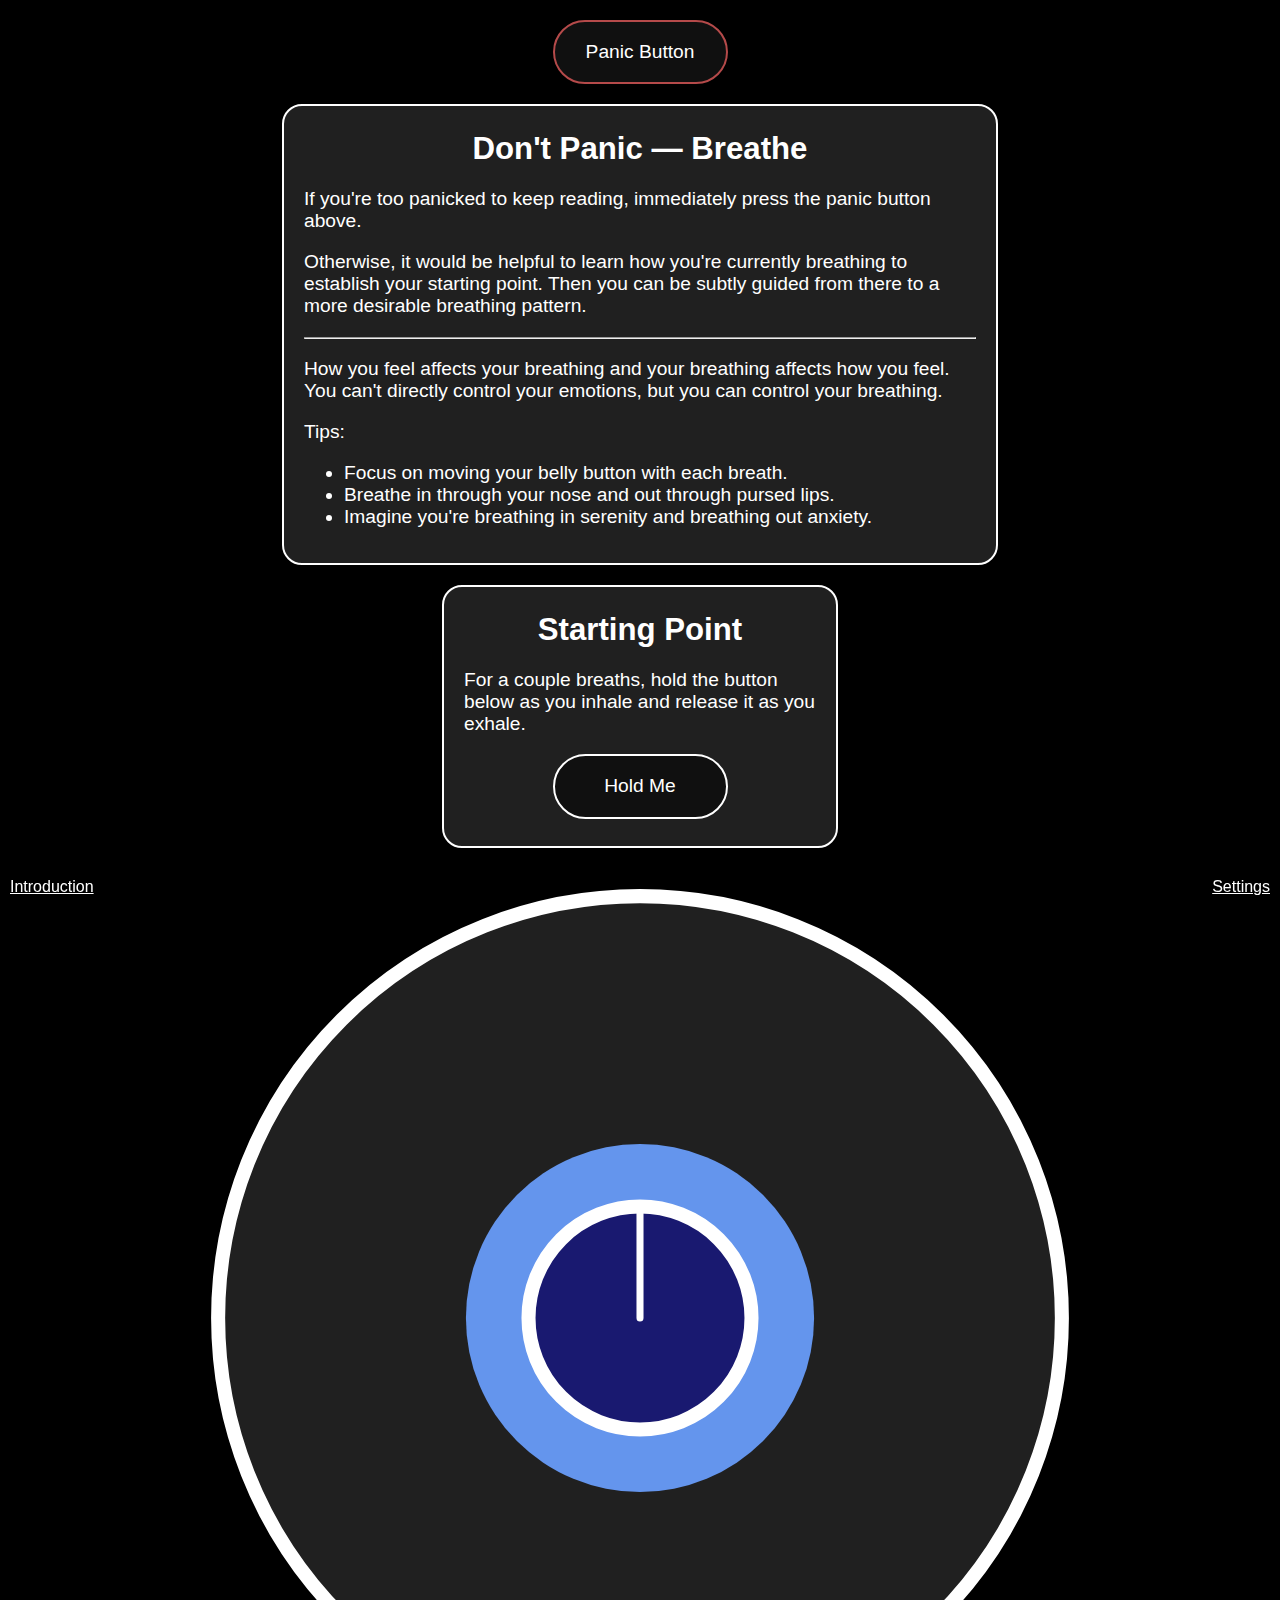
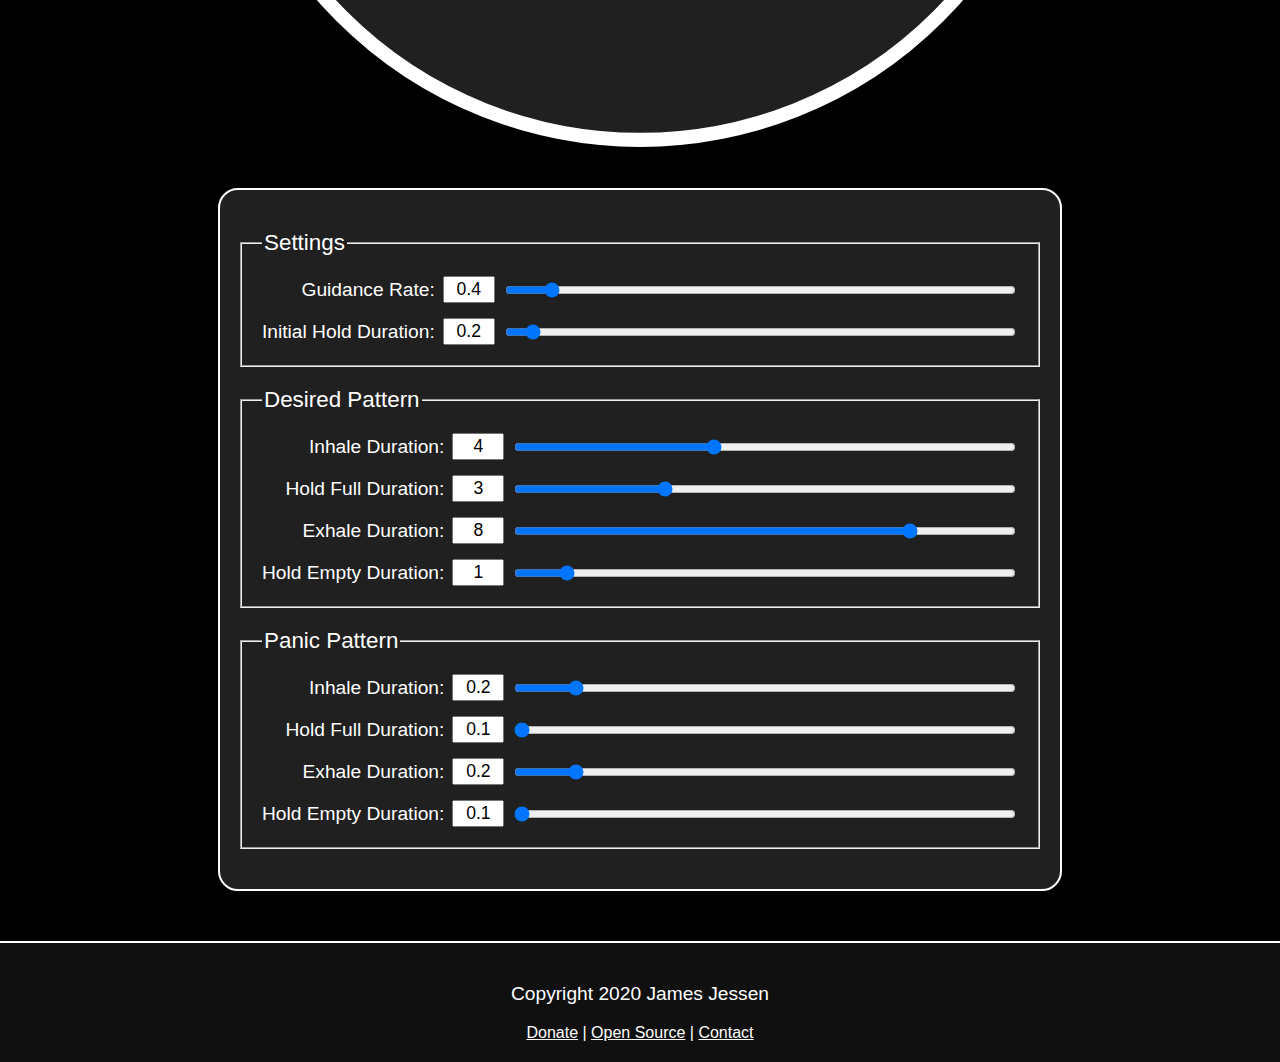
<file: index.html>
<!-- Copyright 2020 James Jessen -->
<!DOCTYPE html>
<html lang="en">

<head>
    <title>Don't Panic - Breathe</title>

    <meta charset="UTF-8">
    <meta name="description" content="Subtly guides you toward a more desirable breathing pattern.">
    <meta name="keywords"
        content="guided breathing, breath, breathe, breath pattern, calm, breathing, calm breathing, panic, panic attack, panicked breathing, hyperventilating, hyperventilated, hyperventilation, stressed, anxious, nervous">
    <meta name="author" content="James Jessen">
    <meta name="viewport" content="width=device-width, initial-scale=1">
    <meta name="theme-color" content="#000000">

    <!-- https://web.dev/canonical/ -->
    <link rel="canonical" href="https://jsjessen.github.io/calm-breath"/>

    <!-- https://favicon.io/emoji-favicons/face-screaming-in-fear/ -->
    <link rel="apple-touch-icon" sizes="180x180" href="./images/apple-touch-icon.png">
    <link rel="icon" type="image/png" sizes="32x32" href="./images/favicon-32x32.png">
    <link rel="icon" type="image/png" sizes="16x16" href="./images/favicon-16x16.png">

    <!-- https://web.dev/add-manifest/ -->
    <link rel="manifest" href="./manifest.webmanifest">

    <link rel="stylesheet" href="./style/main.css">
    <script src="./script.js?version=1.6" defer></script>
</head>

<body>
    <button id="panicButton" class="noSelect">Panic Button</button>

    <div id="introduction" class="container">
        <h1>Don't Panic ― Breathe</h1>
        <p>If you're too panicked to keep reading, immediately press the panic button above.</p>
        <p>
            Otherwise, it would be helpful to learn 
            how you're currently breathing to establish your starting point.
            Then you can be subtly guided from there to a more desirable breathing pattern.
        </p>
        <hr>
        <p>
            How you feel affects your breathing and your breathing affects how you feel.
            You can't directly control your emotions, but you can control your breathing.
        </p>
        <p>Tips:</p>
        <ul>
            <li>Focus on moving your belly button with each breath.</li>
            <li>Breathe in through your nose and out through pursed lips.</li>
            <li>Imagine you're breathing in serenity and breathing out anxiety.</li>
        </ul>
    </div>

    <div id="instructions" class="container">
        <h1>Starting Point</h1>
        <p>For a couple breaths, hold the button below as you inhale and release it as you exhale.</p>
        <button id="breathButton" class="noSelect">Hold Me</button>
    </div>

    <div id="canvasContainer">
        <a id="introLink" href="#introduction">Introduction</a>
        <a id="settingsLink" href="#settings">Settings</a>
        <canvas id="circleCanvas">
            Failed to load primary site feature. 
            Try updating your browser.
        </canvas>
    </div>

    <div id="settings" class="container">
        <fieldset>
            <legend>Settings</legend>

            <div class="settings">
                <label for="transitionSpeedNumber">Guidance Rate</label>
                <input type="number" class="transitionSpeed" id="transitionSpeedNumber" min="0" step="0.1" value="0.4">
                <input type="range" class="transitionSpeed" id="transitionSpeedSlider" min="0" max="5" step="0.1"
                    value="0.4">

                <label for="holdDurationNumber">Initial Hold Duration</label>
                <input type="number" class="holdDuration" id="holdDurationNumber" min="0" step="0.1" value="0.2">
                <input type="range" class="holdDuration" id="holdDurationSlider" min="0" max="5" step="0.1" value="0.2">
            </div>
        </fieldset>

        <fieldset>
            <legend>Desired Pattern</legend>

            <div class="settings">
                <label for="targetInhaleDurationNumber">Inhale Duration</label>
                <input type="number" data-state="inhaleDuration" class="targetInhaleDuration"
                    id="targetInhaleDurationNumber" min="0.1" step="0.1" value="4">
                <input type="range" data-state="inhaleDuration" class="targetInhaleDuration"
                    id="targetInhaleDurationSlider" min="0.1" max="10" step="0.1" value="4">

                <label for="targetHoldInhaleDurationNumber">Hold Full Duration</label>
                <input type="number" data-state="holdInhaleDuration" class="targetHoldInhaleDuration"
                    id="targetHoldInhaleDurationNumber" min="0.1" step="0.1" value="3">
                <input type="range" data-state="holdInhaleDuration" class="targetHoldInhaleDuration"
                    id="targetHoldInhaleDurationSlider" min="0.1" max="10" step="0.1" value="3">

                <label for="targetExhaleDurationNumber">Exhale Duration</label>
                <input type="number" data-state="exhaleDuration" class="targetExhaleDuration"
                    id="targetExhaleDurationNumber" min="0.1" step="0.1" value="8">
                <input type="range" data-state="exhaleDuration" class="targetExhaleDuration"
                    id="targetExhaleDurationSlider" min="0.1" max="10" step="0.1" value="8">

                <label for="targetHoldExhaleDurationNumber">Hold Empty Duration</label>
                <input type="number" data-state="holdExhaleDuration" class="targetHoldExhaleDuration"
                    id="targetHoldExhaleDurationNumber" min="0.1" step="0.1" value="1">
                <input type="range" data-state="holdExhaleDuration" class="targetHoldExhaleDuration"
                    id="targetHoldExhaleDurationSlider" min="0.1" max="10" step="0.1" value="1">
            </div>
        </fieldset>

        <fieldset>
            <legend>Panic Pattern</legend>

            <div class="settings">
                <label for="panicInhaleDurationNumber">Inhale Duration</label>
                <input type="number" data-state="inhaleDuration" class="panicInhaleDuration"
                    id="panicInhaleDurationNumber" min="0.1" step="0.1" value="0.2">
                <input type="range" data-state="inhaleDuration" class="panicInhaleDuration"
                    id="panicInhaleDurationSlider" min="0.1" max="1" step="0.1" value="0.2">

                <label for="panicHoldInhaleDurationNumber">Hold Full Duration</label>
                <input type="number" data-state="holdInhaleDuration" class="panicHoldInhaleDuration"
                    id="panicHoldInhaleDurationNumber" min="0.1" step="0.1" value="0.1">
                <input type="range" data-state="holdInhaleDuration" class="panicHoldInhaleDuration"
                    id="panicHoldInhaleDurationSlider" min="0.1" max="1" step="0.1" value="0.1">

                <label for="panicExhaleDurationNumber">Exhale Duration</label>
                <input type="number" data-state="exhaleDuration" class="panicExhaleDuration"
                    id="panicExhaleDurationNumber" min="0.1" step="0.1" value="0.2">
                <input type="range" data-state="exhaleDuration" class="panicExhaleDuration"
                    id="panicExhaleDurationSlider" min="0.1" max="1" step="0.1" value="0.2">

                <label for="panicHoldExhaleDurationNumber">Hold Empty Duration</label>
                <input type="number" data-state="holdExhaleDuration" class="panicHoldExhaleDuration"
                    id="panicHoldExhaleDurationNumber" min="0.1" step="0.1" value="0.1">
                <input type="range" data-state="holdExhaleDuration" class="panicHoldExhaleDuration"
                    id="panicHoldExhaleDurationSlider" min="0.1" max="1" step="0.1" value="0.1">
            </div>
        </fieldset>
    </div>

    <footer>
        <p>Copyright 2020 James Jessen</p>
        <a href="https://github.com/jsjessen">Donate</a> |
        <a href="https://github.com/jsjessen/calm-breath">Open Source</a> |
        <a href="https://github.com/jsjessen">Contact</a>
    </footer>
</body>

</html>
</file>
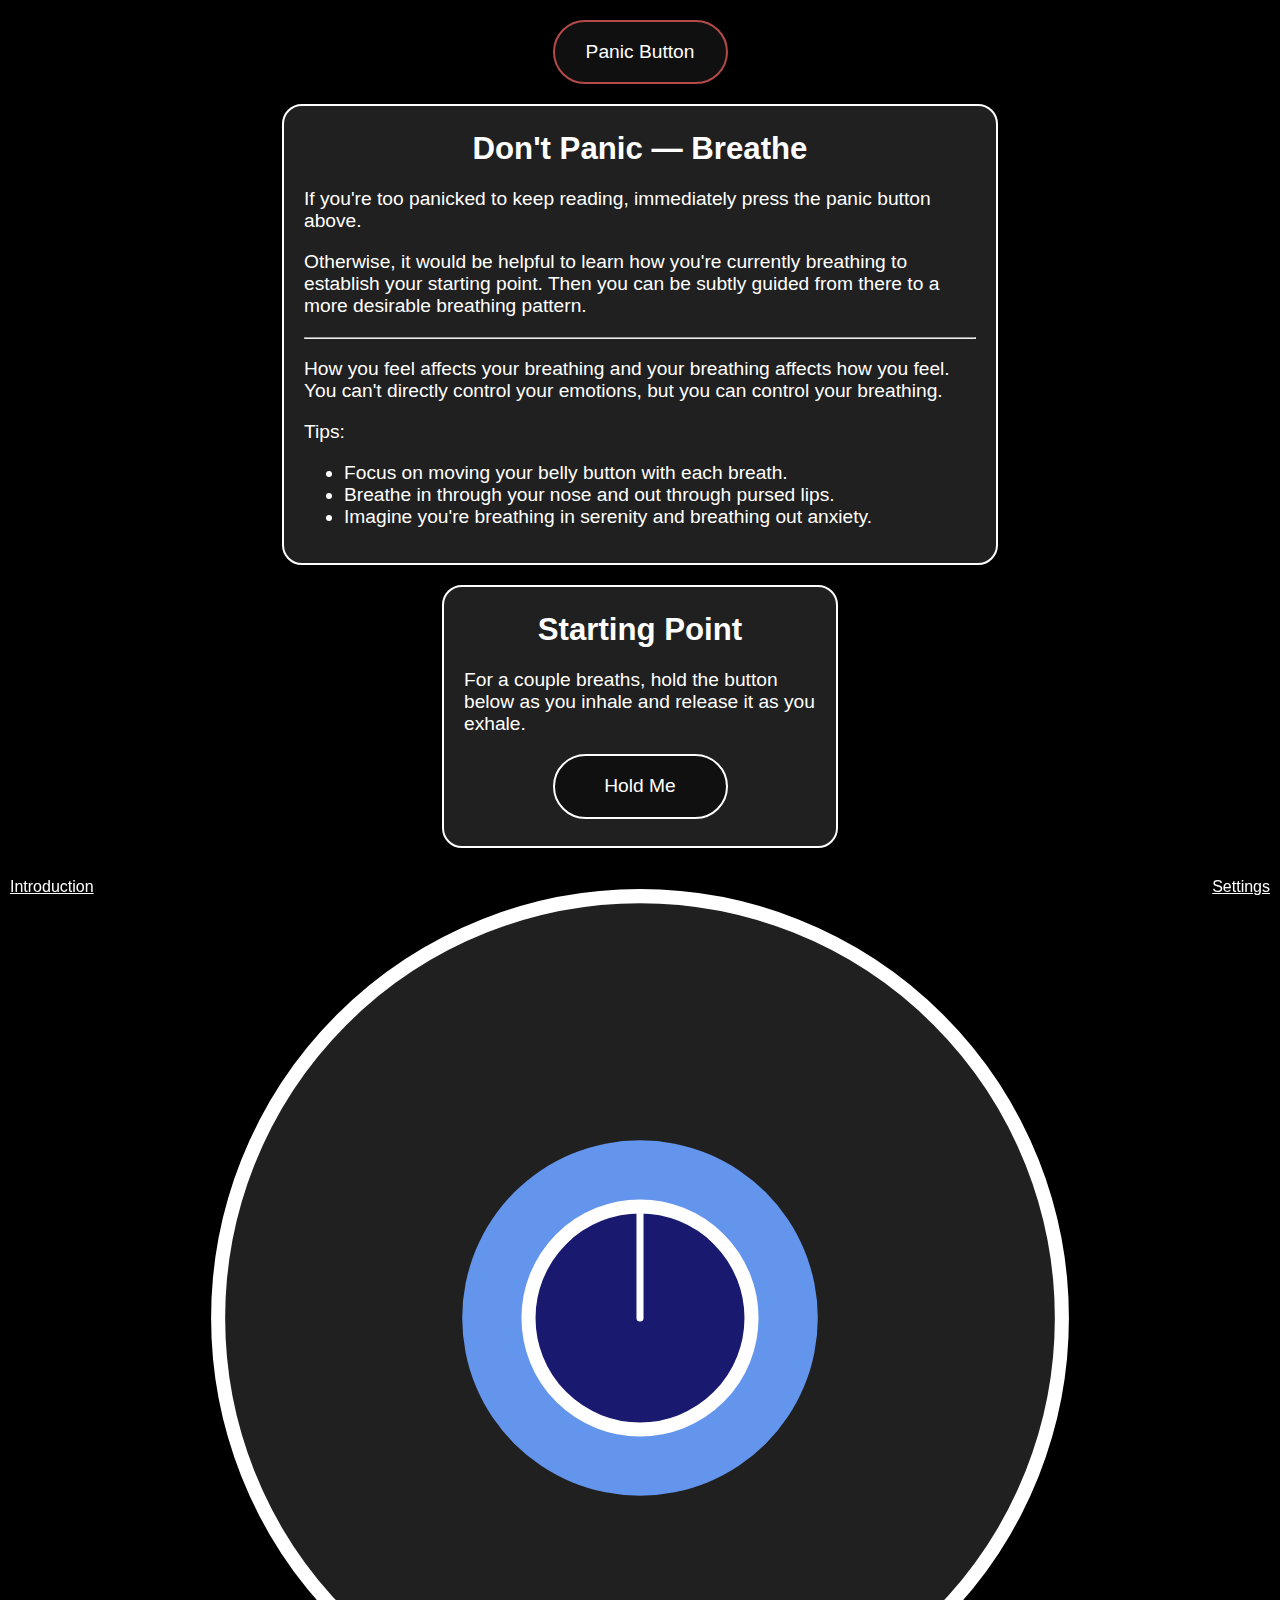
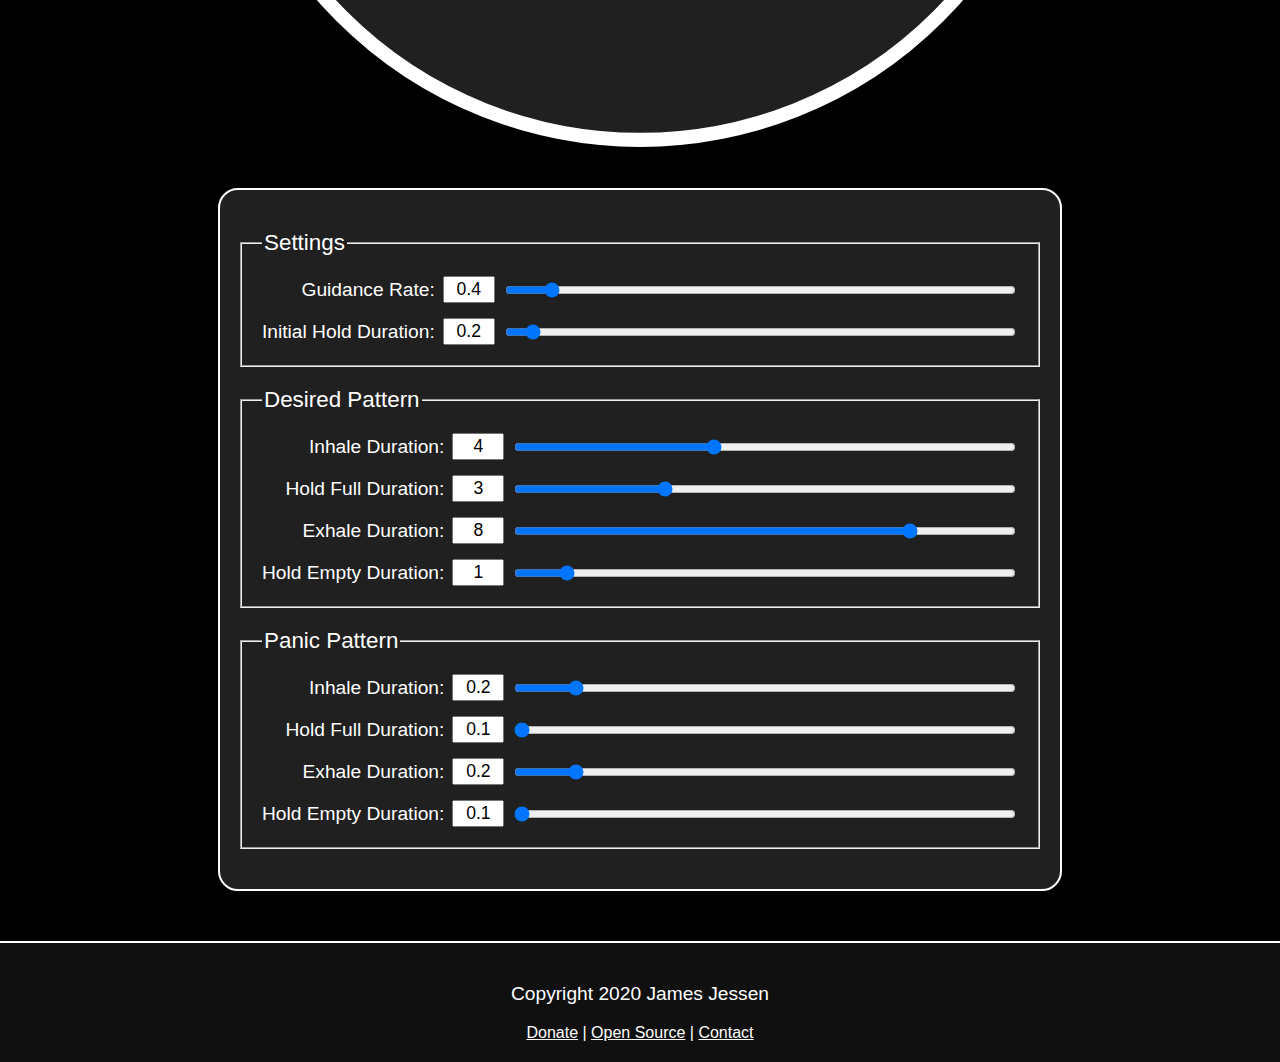
<file: app/index.html>
<!-- Copyright 2020 James Jessen -->
<!DOCTYPE html>
<html lang="en">

<head>
    <title>Don't Panic - Breathe</title>

    <meta charset="UTF-8">
    <meta name="description" content="Subtly guides you toward a more desirable breathing pattern.">
    <meta name="keywords"
        content="guided breathing, breath, breathe, breath pattern, calm, breathing, calm breathing, panic, panic attack, panicked breathing, hyperventilating, hyperventilated, hyperventilation, stressed, anxious, nervous">
    <meta name="author" content="James Jessen">
    <meta name="viewport" content="width=device-width, initial-scale=1">
    <meta name="theme-color" content="#000000">

    <!-- https://web.dev/canonical/ -->
    <link rel="canonical" href="https://jsjessen.github.io/calm-breath" />

    <!-- https://favicon.io/emoji-favicons/face-screaming-in-fear/ -->
    <link rel="apple-touch-icon" sizes="180x180" href="images/apple-touch-icon.png">
    <link rel="icon" type="image/png" sizes="32x32" href="images/favicon-32x32.png">
    <link rel="icon" type="image/png" sizes="16x16" href="images/favicon-16x16.png">

    <!-- https://web.dev/add-manifest/ -->
    <link rel="manifest" href="manifest.webmanifest">

    <link rel="stylesheet" href="style/main.css">
    <script src="script.js?version=1.6" defer></script>
</head>

<body>
    <button id="panicButton" class="noSelect">Panic Button</button>

    <div id="introduction" class="container">
        <h1>Don't Panic ― Breathe</h1>
        <p>If you're too panicked to keep reading, immediately press the panic button above.</p>
        <p>
            Otherwise, it would be helpful to learn
            how you're currently breathing to establish your starting point.
            Then you can be subtly guided from there to a more desirable breathing pattern.
        </p>
        <hr>
        <p>
            How you feel affects your breathing and your breathing affects how you feel.
            You can't directly control your emotions, but you can control your breathing.
        </p>
        <p>Tips:</p>
        <ul>
            <li>Focus on moving your belly button with each breath.</li>
            <li>Breathe in through your nose and out through pursed lips.</li>
            <li>Imagine you're breathing in serenity and breathing out anxiety.</li>
        </ul>
    </div>

    <div id="instructions" class="container">
        <h1>Starting Point</h1>
        <p>For a couple breaths, hold the button below as you inhale and release it as you exhale.</p>
        <button id="breathButton" class="noSelect">Hold Me</button>
    </div>

    <div id="canvasContainer">
        <a id="introLink" href="#introduction">Introduction</a>
        <a id="settingsLink" href="#settings">Settings</a>
        <canvas id="circleCanvas">
            Failed to load primary site feature.
            Try updating your browser.
        </canvas>
    </div>

    <div id="settings" class="container">
        <fieldset>
            <legend>Settings</legend>

            <div class="settings">
                <label for="transitionSpeedNumber">Guidance Rate</label>
                <input type="number" class="transitionSpeed" id="transitionSpeedNumber" min="0" step="0.1" value="0.4">
                <input type="range" class="transitionSpeed" id="transitionSpeedSlider" min="0" max="5" step="0.1"
                    value="0.4">

                <label for="holdDurationNumber">Initial Hold Duration</label>
                <input type="number" class="holdDuration" id="holdDurationNumber" min="0" step="0.1" value="0.2">
                <input type="range" class="holdDuration" id="holdDurationSlider" min="0" max="5" step="0.1" value="0.2">
            </div>
        </fieldset>

        <fieldset>
            <legend>Desired Pattern</legend>

            <div class="settings">
                <label for="targetInhaleDurationNumber">Inhale Duration</label>
                <input type="number" data-state="inhaleDuration" class="targetInhaleDuration"
                    id="targetInhaleDurationNumber" min="0.1" step="0.1" value="4">
                <input type="range" data-state="inhaleDuration" class="targetInhaleDuration"
                    id="targetInhaleDurationSlider" min="0.1" max="10" step="0.1" value="4">

                <label for="targetHoldInhaleDurationNumber">Hold Full Duration</label>
                <input type="number" data-state="holdInhaleDuration" class="targetHoldInhaleDuration"
                    id="targetHoldInhaleDurationNumber" min="0.1" step="0.1" value="3">
                <input type="range" data-state="holdInhaleDuration" class="targetHoldInhaleDuration"
                    id="targetHoldInhaleDurationSlider" min="0.1" max="10" step="0.1" value="3">

                <label for="targetExhaleDurationNumber">Exhale Duration</label>
                <input type="number" data-state="exhaleDuration" class="targetExhaleDuration"
                    id="targetExhaleDurationNumber" min="0.1" step="0.1" value="8">
                <input type="range" data-state="exhaleDuration" class="targetExhaleDuration"
                    id="targetExhaleDurationSlider" min="0.1" max="10" step="0.1" value="8">

                <label for="targetHoldExhaleDurationNumber">Hold Empty Duration</label>
                <input type="number" data-state="holdExhaleDuration" class="targetHoldExhaleDuration"
                    id="targetHoldExhaleDurationNumber" min="0.1" step="0.1" value="1">
                <input type="range" data-state="holdExhaleDuration" class="targetHoldExhaleDuration"
                    id="targetHoldExhaleDurationSlider" min="0.1" max="10" step="0.1" value="1">
            </div>
        </fieldset>

        <fieldset>
            <legend>Panic Pattern</legend>

            <div class="settings">
                <label for="panicInhaleDurationNumber">Inhale Duration</label>
                <input type="number" data-state="inhaleDuration" class="panicInhaleDuration"
                    id="panicInhaleDurationNumber" min="0.1" step="0.1" value="0.2">
                <input type="range" data-state="inhaleDuration" class="panicInhaleDuration"
                    id="panicInhaleDurationSlider" min="0.1" max="1" step="0.1" value="0.2">

                <label for="panicHoldInhaleDurationNumber">Hold Full Duration</label>
                <input type="number" data-state="holdInhaleDuration" class="panicHoldInhaleDuration"
                    id="panicHoldInhaleDurationNumber" min="0.1" step="0.1" value="0.1">
                <input type="range" data-state="holdInhaleDuration" class="panicHoldInhaleDuration"
                    id="panicHoldInhaleDurationSlider" min="0.1" max="1" step="0.1" value="0.1">

                <label for="panicExhaleDurationNumber">Exhale Duration</label>
                <input type="number" data-state="exhaleDuration" class="panicExhaleDuration"
                    id="panicExhaleDurationNumber" min="0.1" step="0.1" value="0.2">
                <input type="range" data-state="exhaleDuration" class="panicExhaleDuration"
                    id="panicExhaleDurationSlider" min="0.1" max="1" step="0.1" value="0.2">

                <label for="panicHoldExhaleDurationNumber">Hold Empty Duration</label>
                <input type="number" data-state="holdExhaleDuration" class="panicHoldExhaleDuration"
                    id="panicHoldExhaleDurationNumber" min="0.1" step="0.1" value="0.1">
                <input type="range" data-state="holdExhaleDuration" class="panicHoldExhaleDuration"
                    id="panicHoldExhaleDurationSlider" min="0.1" max="1" step="0.1" value="0.1">
            </div>
        </fieldset>
    </div>

    <footer>
        <p>Copyright 2020 James Jessen</p>
        <a href="https://github.com/jsjessen">Donate</a> |
        <a href="https://github.com/jsjessen/calm-breath">Open Source</a> |
        <a href="https://github.com/jsjessen">Contact</a>
    </footer>
</body>

</html>
</file>
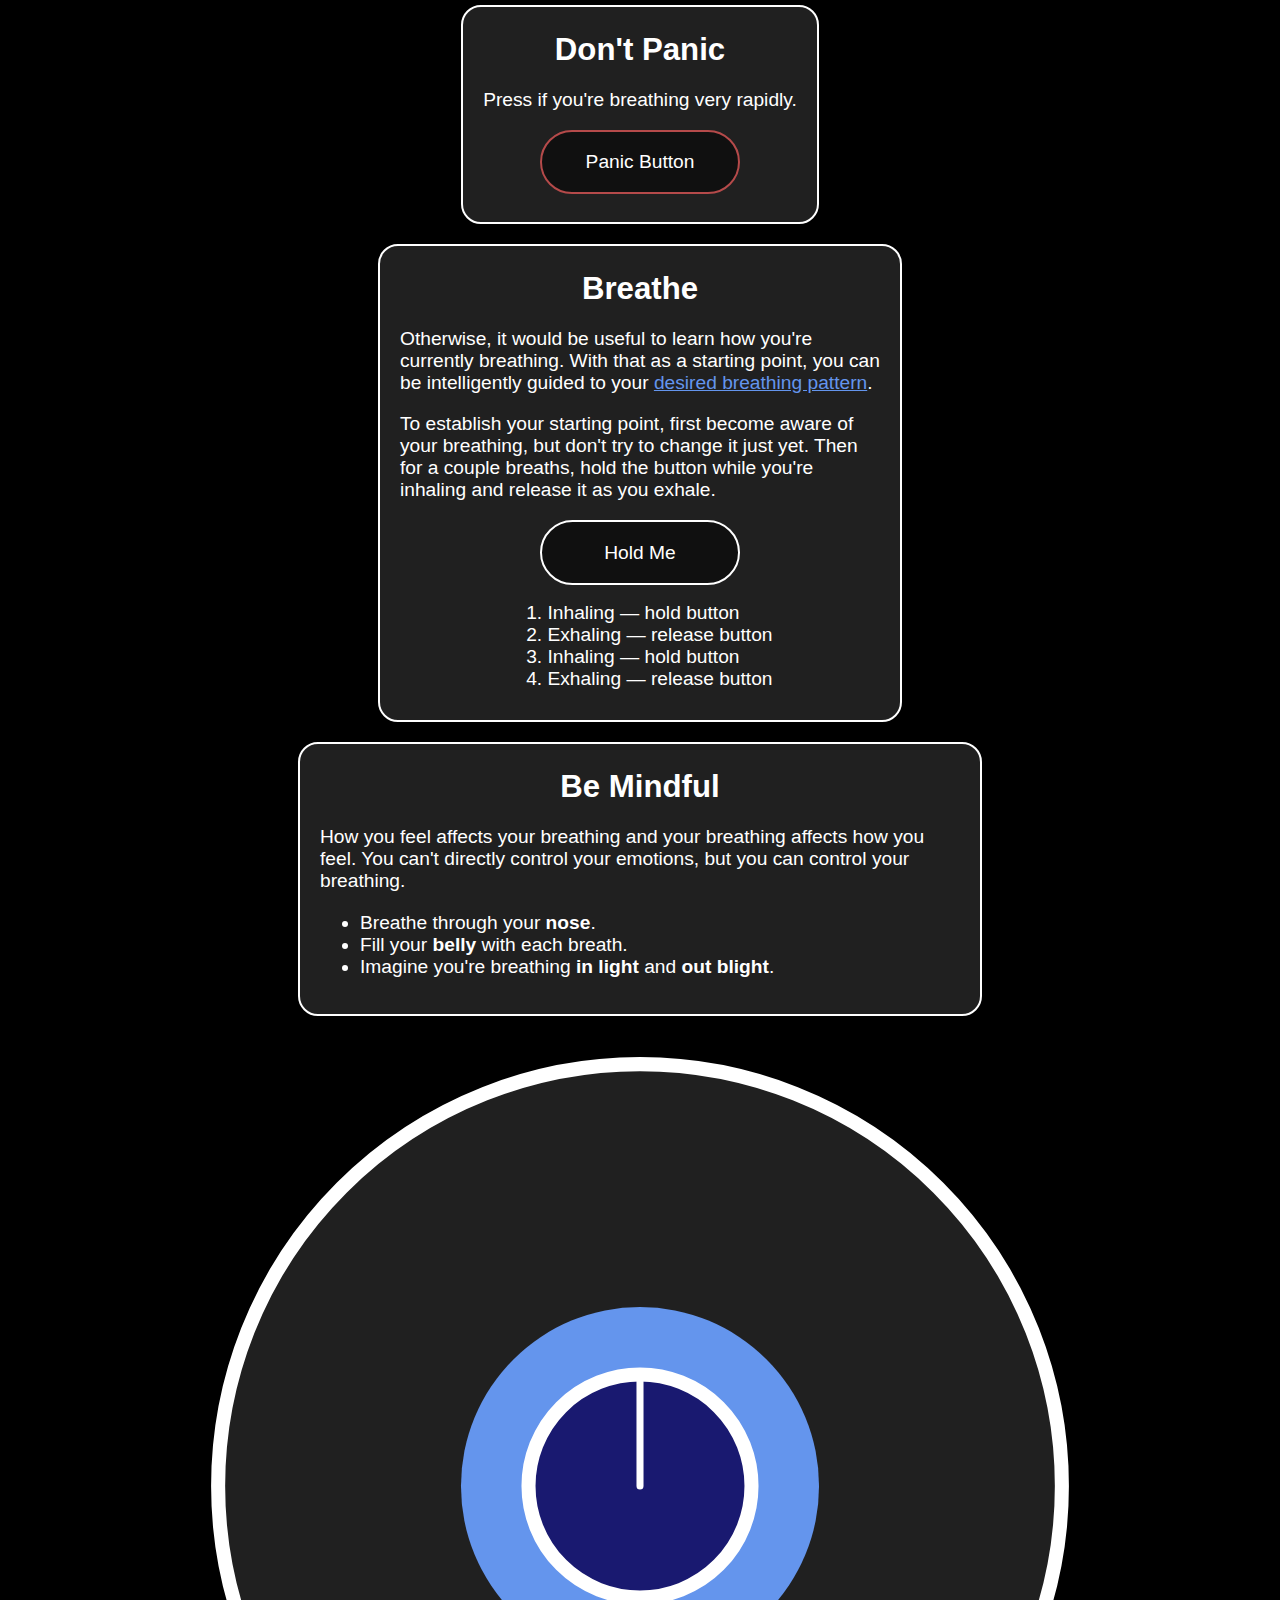
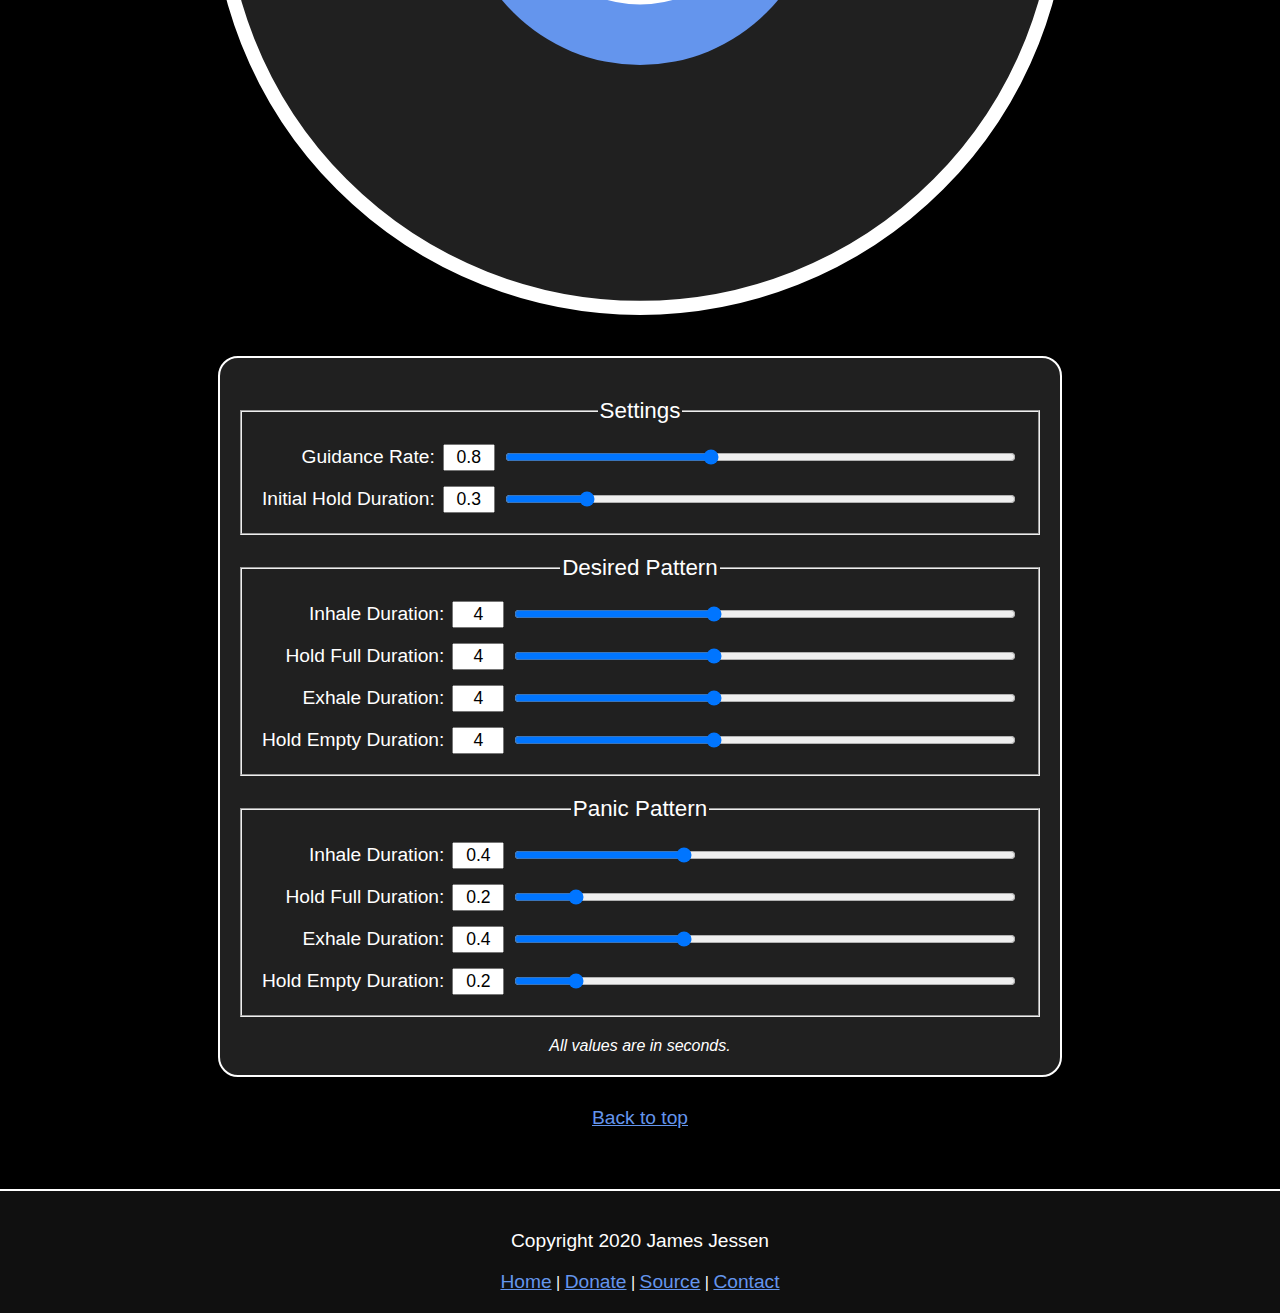
<file: docs/index.html>
<!-- Copyright 2020 James Jessen. All rights reserved. -->
<!DOCTYPE html>
<html lang="en">

<head>
    <title>Don't Panic - Breathe</title>

    <meta charset="utf-8">
    <meta name="description" content="Intelligently guides you to your desired breathing pattern.">
    <meta name="keywords"
        content="guided breathing, breath, breathe, breath pattern, calm, breathing, calm breathing, panic, panic attack, panicked breathing, hyperventilating, hyperventilated, hyperventilation, stressed, anxious, nervous">
    <meta name="author" content="James Jessen">
    <meta name="viewport" content="width=device-width, initial-scale=1">
    <meta name="theme-color" content="#000000">

    <!-- Global site tag (gtag.js) - Google Analytics -->
    <script async src="https://www.googletagmanager.com/gtag/js?id=G-S9XNFKR58N"></script>
    <script>
        window.dataLayer = window.dataLayer || [];

        function gtag() {
            dataLayer.push(arguments);
        }
        gtag('js', new Date());

        gtag('config', 'G-S9XNFKR58N');
    </script>

    <!-- Service worker -->
    <script>
        if ('serviceWorker' in navigator) {
            window.addEventListener('load', () => {
                navigator.serviceWorker.register('service-worker.js')
                    .then(registration => {
                        console.log('Service Worker is registered', registration);
                    })
                    .catch(err => {
                        console.error('Registration failed:', err);
                    });
            });
        }
    </script>

    <!-- https://web.dev/canonical/ -->
    <link rel="canonical" href="https://jsjessen.github.io/calm-breath" />

    <!-- https://favicon.io/emoji-favicons/face-screaming-in-fear/ -->
    <link rel="apple-touch-icon" sizes="180x180" href="images/apple-touch-icon.png">
    <link rel="icon" type="image/png" sizes="32x32" href="images/favicon-32x32.png">
    <link rel="icon" type="image/png" sizes="16x16" href="images/favicon-16x16.png">

    <!-- https://web.dev/add-manifest/ -->
    <link rel="manifest" href="manifest.webmanifest">

    <link rel="stylesheet" href="styles/main.min.css">
    <script src="scripts/main.min.js" defer></script>
</head>

<body>
    <div id="introduction" class="container">
        <h1>Don't Panic</h1>
        <p>Press if you're breathing very rapidly.</p>
        <button id="panicButton">Panic Button</button>
    </div>

    <div id="instructions" class="container">
        <h1>Breathe</h1>
        <p>
            Otherwise, it would be useful to learn how you're currently breathing.
            With that as a starting point, you can be intelligently guided to your
            <a href=#settings>desired breathing pattern</a>.
        </p>
        <p>
            To establish your starting point, first become aware of your breathing, but don't try to change it just yet.
            Then for a couple breaths, hold the button while you're inhaling and release it as you exhale.
        </p>
        <button id="breathButton">Hold Me</button>
        <ol class="center">
            <li>Inhaling — hold button</li>
            <li>Exhaling — release button</li>
            <li>Inhaling — hold button</li>
            <li>Exhaling — release button</li>
        </ol>
    </div>

    <div id="tips" class="container">
        <h1>Be Mindful</h1>
        <p>
            How you feel affects your breathing and your breathing affects how you feel.
            You can't directly control your emotions, but you can control your breathing.
        </p>
        <ul>
            <li>Breathe through your <b>nose</b>.</li>
            <li>Fill your <b>belly</b> with each breath.</li>
            <li>Imagine you're breathing <b>in light</b> and <b>out blight</b>.</li>
        </ul>
    </div>

    <div id="canvasContainer">
        <canvas id="circleCanvas">
            Failed to load primary site feature.
            Try updating your browser.
        </canvas>
    </div>

    <div id="settings" class="container">
        <fieldset>
            <legend>Settings</legend>

            <div class="settings">
                <label for="transitionSpeedNumber">Guidance Rate</label>
                <input type="number" class="transitionSpeed" id="transitionSpeedNumber" min="0" step="0.1" value="0.8">
                <input type="range" class="transitionSpeed" id="transitionSpeedSlider" min="0" max="2" step="0.1"
                    value="0.8">

                <label for="holdDurationNumber">Initial Hold Duration</label>
                <input type="number" class="holdDuration" id="holdDurationNumber" min="0" step="0.1" value="0.3">
                <input type="range" class="holdDuration" id="holdDurationSlider" min="0" max="2" step="0.1" value="0.3">
            </div>
        </fieldset>

        <fieldset>
            <legend>Desired Pattern</legend>

            <div class="settings">
                <label for="targetInhaleDurationNumber">Inhale Duration</label>
                <input type="number" data-state="inhaleDuration" class="targetInhaleDuration"
                    id="targetInhaleDurationNumber" min="0.1" step="0.1" value="4">
                <input type="range" data-state="inhaleDuration" class="targetInhaleDuration"
                    id="targetInhaleDurationSlider" min="0.1" max="10" step="0.1" value="4">

                <label for="targetHoldInhaleDurationNumber">Hold Full Duration</label>
                <input type="number" data-state="holdInhaleDuration" class="targetHoldInhaleDuration"
                    id="targetHoldInhaleDurationNumber" min="0.1" step="0.1" value="4">
                <input type="range" data-state="holdInhaleDuration" class="targetHoldInhaleDuration"
                    id="targetHoldInhaleDurationSlider" min="0.1" max="10" step="0.1" value="4">

                <label for="targetExhaleDurationNumber">Exhale Duration</label>
                <input type="number" data-state="exhaleDuration" class="targetExhaleDuration"
                    id="targetExhaleDurationNumber" min="0.1" step="0.1" value="4">
                <input type="range" data-state="exhaleDuration" class="targetExhaleDuration"
                    id="targetExhaleDurationSlider" min="0.1" max="10" step="0.1" value="4">

                <label for="targetHoldExhaleDurationNumber">Hold Empty Duration</label>
                <input type="number" data-state="holdExhaleDuration" class="targetHoldExhaleDuration"
                    id="targetHoldExhaleDurationNumber" min="0.1" step="0.1" value="4">
                <input type="range" data-state="holdExhaleDuration" class="targetHoldExhaleDuration"
                    id="targetHoldExhaleDurationSlider" min="0.1" max="10" step="0.1" value="4">
            </div>
        </fieldset>

        <fieldset>
            <legend>Panic Pattern</legend>

            <div class="settings">
                <label for="panicInhaleDurationNumber">Inhale Duration</label>
                <input type="number" data-state="inhaleDuration" class="panicInhaleDuration"
                    id="panicInhaleDurationNumber" min="0.1" step="0.1" value="0.4">
                <input type="range" data-state="inhaleDuration" class="panicInhaleDuration"
                    id="panicInhaleDurationSlider" min="0.1" max="1" step="0.1" value="0.4">

                <label for="panicHoldInhaleDurationNumber">Hold Full Duration</label>
                <input type="number" data-state="holdInhaleDuration" class="panicHoldInhaleDuration"
                    id="panicHoldInhaleDurationNumber" min="0.1" step="0.1" value="0.2">
                <input type="range" data-state="holdInhaleDuration" class="panicHoldInhaleDuration"
                    id="panicHoldInhaleDurationSlider" min="0.1" max="1" step="0.1" value="0.2">

                <label for="panicExhaleDurationNumber">Exhale Duration</label>
                <input type="number" data-state="exhaleDuration" class="panicExhaleDuration"
                    id="panicExhaleDurationNumber" min="0.1" step="0.1" value="0.4">
                <input type="range" data-state="exhaleDuration" class="panicExhaleDuration"
                    id="panicExhaleDurationSlider" min="0.1" max="1" step="0.1" value="0.4">

                <label for="panicHoldExhaleDurationNumber">Hold Empty Duration</label>
                <input type="number" data-state="holdExhaleDuration" class="panicHoldExhaleDuration"
                    id="panicHoldExhaleDurationNumber" min="0.1" step="0.1" value="0.2">
                <input type="range" data-state="holdExhaleDuration" class="panicHoldExhaleDuration"
                    id="panicHoldExhaleDurationSlider" min="0.1" max="1" step="0.1" value="0.2">
            </div>
        </fieldset>
        <i>All values are in seconds.</i>
    </div>

    <a href="#instructions" class="center">Back to top</a>

    <footer>
        <p> Copyright 2020 James Jessen</p>
        <a href="https://jsjessen.github.io">Home</a> |
        <a href="https://github.com/jsjessen">Donate</a> |
        <a href="https://github.com/jsjessen/calm-breath">Source</a> |
        <a href="mailto:jsjessen@gmail.com?subject=[calm-breath]">Contact</a>
    </footer>
</body>

</html>
</file>
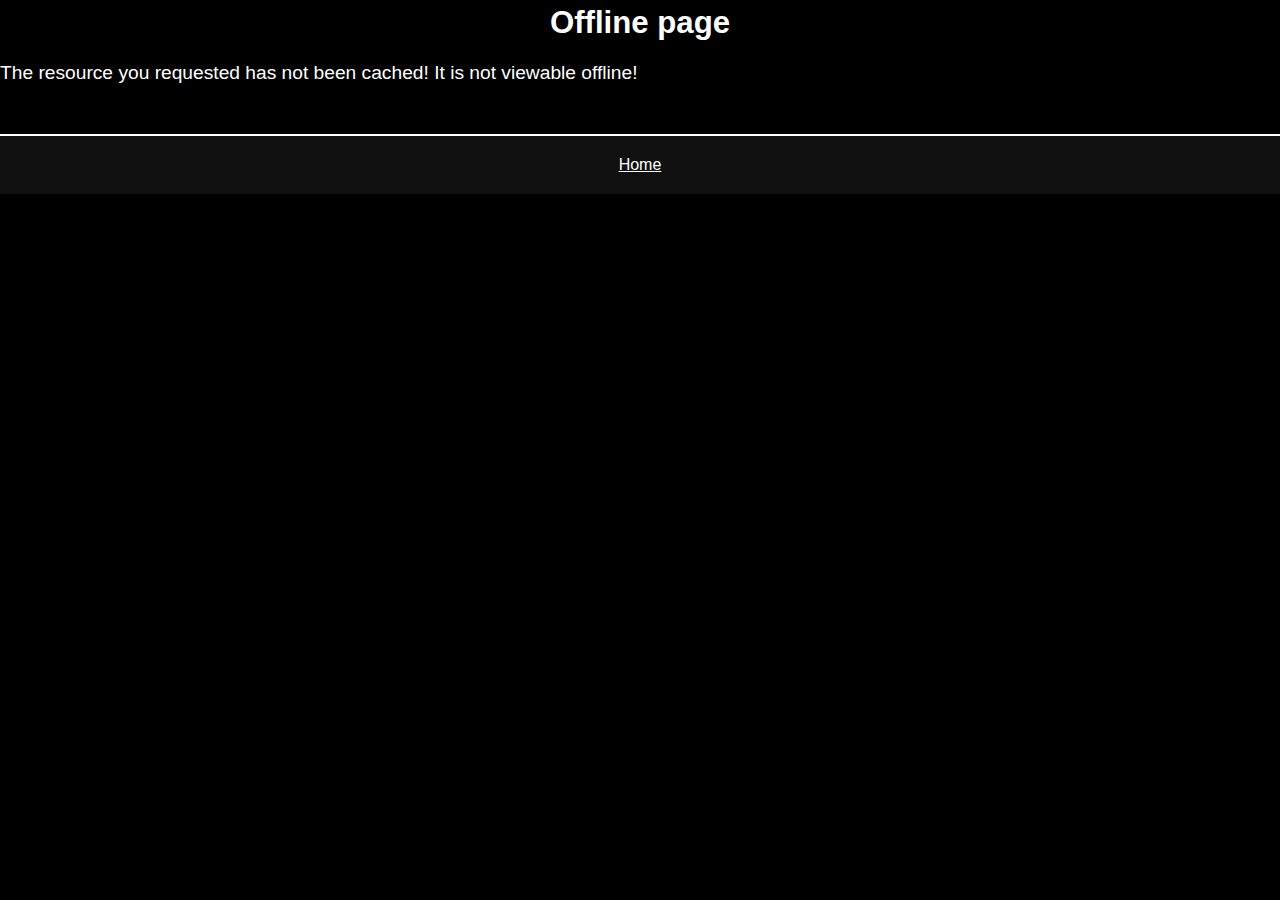
<file: app/pages/offline.html>
<!DOCTYPE html>
<html lang="en">

<head>
    <meta charset="utf-8">
    <meta name="viewport" content="width=device-width, initial-scale=1.0, user-scalable=yes">
    <title>Offline Page</title>
    <link rel="stylesheet" href="/style/main.css" />
</head>

<body>
    <header>
        <h1>Offline page</h1>
    </header>
    <main>
        <p>The resource you requested has not been cached! It is not viewable offline!</p>
    </main>
    <footer>
        <a href="/index.html">Home</a>
    </footer>
</body>

</html>
</file>
<file: style/main.css>
html,
body {
    margin: 0;
    padding: 0;
}

html {
    font-size: 100%;
}

body {
    color: white;
    background-color: black;
    font-family: Arial, sans-serif;
}

#canvasContainer {
    position: relative;
}

#introLink {
    position: absolute;
    top: 10px;
    left: 10px;
}

#settingsLink {
    position: absolute;
    top: 10px;
    right: 10px;
}

#settings {
    max-width: 800px;
}

h1 {
    text-align: center;
    margin-top: 5px;
    font-size: calc(1.75rem + 0.25vw);
}

legend {
    font-size: calc(1.2rem + 0.25vw);
}

p,
li,
label {
    font-size: calc(1.00rem + 0.25vw);
}

input {
    font-size: calc(0.9rem + 0.25vw);
    text-align: center;
}

ol,
ul {
    display: inline-block;
    margin: 0 auto 15px;
    text-align: left;
}

#introduction {
    text-align: left;
    max-width: 42rem;
}

#instructions {
    max-width: 22rem;
}

div.container {
    display: block;
    margin: 20px auto;
    padding: 20px;
    border: 2px solid white;
    border-radius: 20px;
    background-color: #202020;
}

.settings {
    display: grid;
    grid-template-columns: max-content max-content auto;
    gap: 15px 8px;
    align-items: center;
}

.settings label {
    text-align: right;
}

.settings label:after {
    content: ":";
}

input[type=number] {
    width: 2.5em;
}

/* Chrome, Safari, Edge, Opera */
input::-webkit-outer-spin-button,
input::-webkit-inner-spin-button {
    -webkit-appearance: none;
    margin: 0;
}

/* Firefox */
input[type=number] {
    -moz-appearance: textfield;
}

input[type=range] {
    min-width: 0;
}

@media screen and (max-width: 425px) {
    input[type=range] {
        display: none;
    }

    .settings {
        grid-template-columns: max-content max-content;
        justify-content: center;
    }
}

button {
    display: block;
    width: 175px;
    padding: 1em 1.2em;
    border: 2px solid white;
    margin: 0.4em auto;
    border-radius: 42px;
    font-size: 1.2em;
    text-align: center;
    color: white;
    background-color: #101010;
    outline: none;
}

button:hover {
    cursor: pointer;
    background-color: #202020;
}

#panicButton {
    margin: 20px auto;
    border-color: #b54a4a;
}

#panicButton:active {
    background-color: #b54a4a;
}

fieldset {
    margin: 20px 0;
    padding: 20px;
}

footer {
    margin-top: 50px;
    padding: 20px;
    background-color: #101010;
    text-align: center;
    border-top: 2px solid white;
}

a {
    color: white;
}

.noSelect {
    -webkit-touch-callout: none; /* iOS Safari */
      -webkit-user-select: none; /* Safari */
       -khtml-user-select: none; /* Konqueror HTML */
         -moz-user-select: none; /* Old versions of Firefox */
          -ms-user-select: none; /* Internet Explorer/Edge */
              user-select: none; /* Non-prefixed version, currently
                                    supported by Chrome, Edge, Opera and Firefox */
  }
</file>
<file: app/style/main.css>
html,
body {
    margin: 0;
    padding: 0;
}

html {
    font-size: 100%;
}

body {
    color: white;
    background-color: black;
    font-family: Arial, sans-serif;
}

#canvasContainer {
    position: relative;
}

#introLink {
    position: absolute;
    top: 10px;
    left: 10px;
}

#settingsLink {
    position: absolute;
    top: 10px;
    right: 10px;
}

#settings {
    max-width: 800px;
}

h1 {
    text-align: center;
    margin-top: 5px;
    font-size: calc(1.75rem + 0.25vw);
}

legend {
    font-size: calc(1.2rem + 0.25vw);
}

p,
li,
label {
    font-size: calc(1.00rem + 0.25vw);
}

input {
    font-size: calc(0.9rem + 0.25vw);
    text-align: center;
}

ol,
ul {
    display: inline-block;
    margin: 0 auto 15px;
    text-align: left;
}

#introduction {
    text-align: left;
    max-width: 42rem;
}

#instructions {
    max-width: 22rem;
}

div.container {
    display: block;
    margin: 20px auto;
    padding: 20px;
    border: 2px solid white;
    border-radius: 20px;
    background-color: #202020;
}

.settings {
    display: grid;
    grid-template-columns: max-content max-content auto;
    gap: 15px 8px;
    align-items: center;
}

.settings label {
    text-align: right;
}

.settings label:after {
    content: ":";
}

input[type=number] {
    width: 2.5em;
}

/* Chrome, Safari, Edge, Opera */
input::-webkit-outer-spin-button,
input::-webkit-inner-spin-button {
    -webkit-appearance: none;
    margin: 0;
}

/* Firefox */
input[type=number] {
    -moz-appearance: textfield;
}

input[type=range] {
    min-width: 0;
}

@media screen and (max-width: 425px) {
    input[type=range] {
        display: none;
    }

    .settings {
        grid-template-columns: max-content max-content;
        justify-content: center;
    }
}

button {
    display: block;
    width: 175px;
    padding: 1em 1.2em;
    border: 2px solid white;
    margin: 0.4em auto;
    border-radius: 42px;
    font-size: 1.2em;
    text-align: center;
    color: white;
    background-color: #101010;
    outline: none;
}

button:hover {
    cursor: pointer;
    background-color: #202020;
}

#panicButton {
    margin: 20px auto;
    border-color: #b54a4a;
}

#panicButton:active {
    background-color: #b54a4a;
}

fieldset {
    margin: 20px 0;
    padding: 20px;
}

footer {
    margin-top: 50px;
    padding: 20px;
    background-color: #101010;
    text-align: center;
    border-top: 2px solid white;
}

a {
    color: white;
}

.noSelect {
    -webkit-touch-callout: none; /* iOS Safari */
      -webkit-user-select: none; /* Safari */
       -khtml-user-select: none; /* Konqueror HTML */
         -moz-user-select: none; /* Old versions of Firefox */
          -ms-user-select: none; /* Internet Explorer/Edge */
              user-select: none; /* Non-prefixed version, currently
                                    supported by Chrome, Edge, Opera and Firefox */
  }
</file>
<file: docs/styles/main.min.css>
html,body{margin:0;padding:0}html{font-size:100%;scroll-behavior:smooth}body{color:#fff;background-color:#000;font-family:Arial,sans-serif;text-align:center}#settings{max-width:800px;text-align:center}h1{text-align:center;margin-top:5px;font-size:calc(1.75rem + 0.25vw)}legend{font-size:calc(1.2rem + 0.25vw)}p,a,li,label{font-size:calc(1.00rem + 0.25vw);text-align:left}input{font-size:calc(0.9rem + 0.25vw);text-align:center}#introduction{display:inline-block;margin:0;margin-top:5px}#instructions{max-width:30rem}#tips{max-width:40rem}.center{display:inline-block;margin:10px auto}div.container{display:block;margin:20px auto;padding:20px;border:2px solid #fff;border-radius:20px;background-color:#202020;text-align:center}.settings{display:grid;grid-template-columns:max-content max-content auto;gap:15px 8px;align-items:center}.settings label{text-align:right}.settings label:after{content:":"}input[type=number]{width:2.5em}input::-webkit-outer-spin-button,input::-webkit-inner-spin-button{-webkit-appearance:none;margin:0}input[type=number]{-moz-appearance:textfield}input[type=range]{min-width:0}@media screen and (max-width:425px){input[type=range]{display:none}.settings{grid-template-columns:max-content max-content;justify-content:center}}button{display:block;width:200px;padding:1em 1.2em;border:2px solid #fff;margin:.4em auto;border-radius:42px;font-size:1.2em;text-align:center;color:#fff;background-color:#101010;outline:none}button:hover{cursor:pointer}#breathButton.inhaling{color:#fff;background-color:dodgerblue}#breathButton.exhaling{color:#fff;background-color:midnightblue}#panicButton{border-color:#b54a4a}#panicButton:active{background-color:#b54a4a}fieldset{margin:20px 0;padding:20px}footer{margin-top:50px;padding:20px;background-color:#101010;text-align:center;border-top:2px solid #fff}footer p{text-align:center}a{color:cornflowerblue}
</file>
